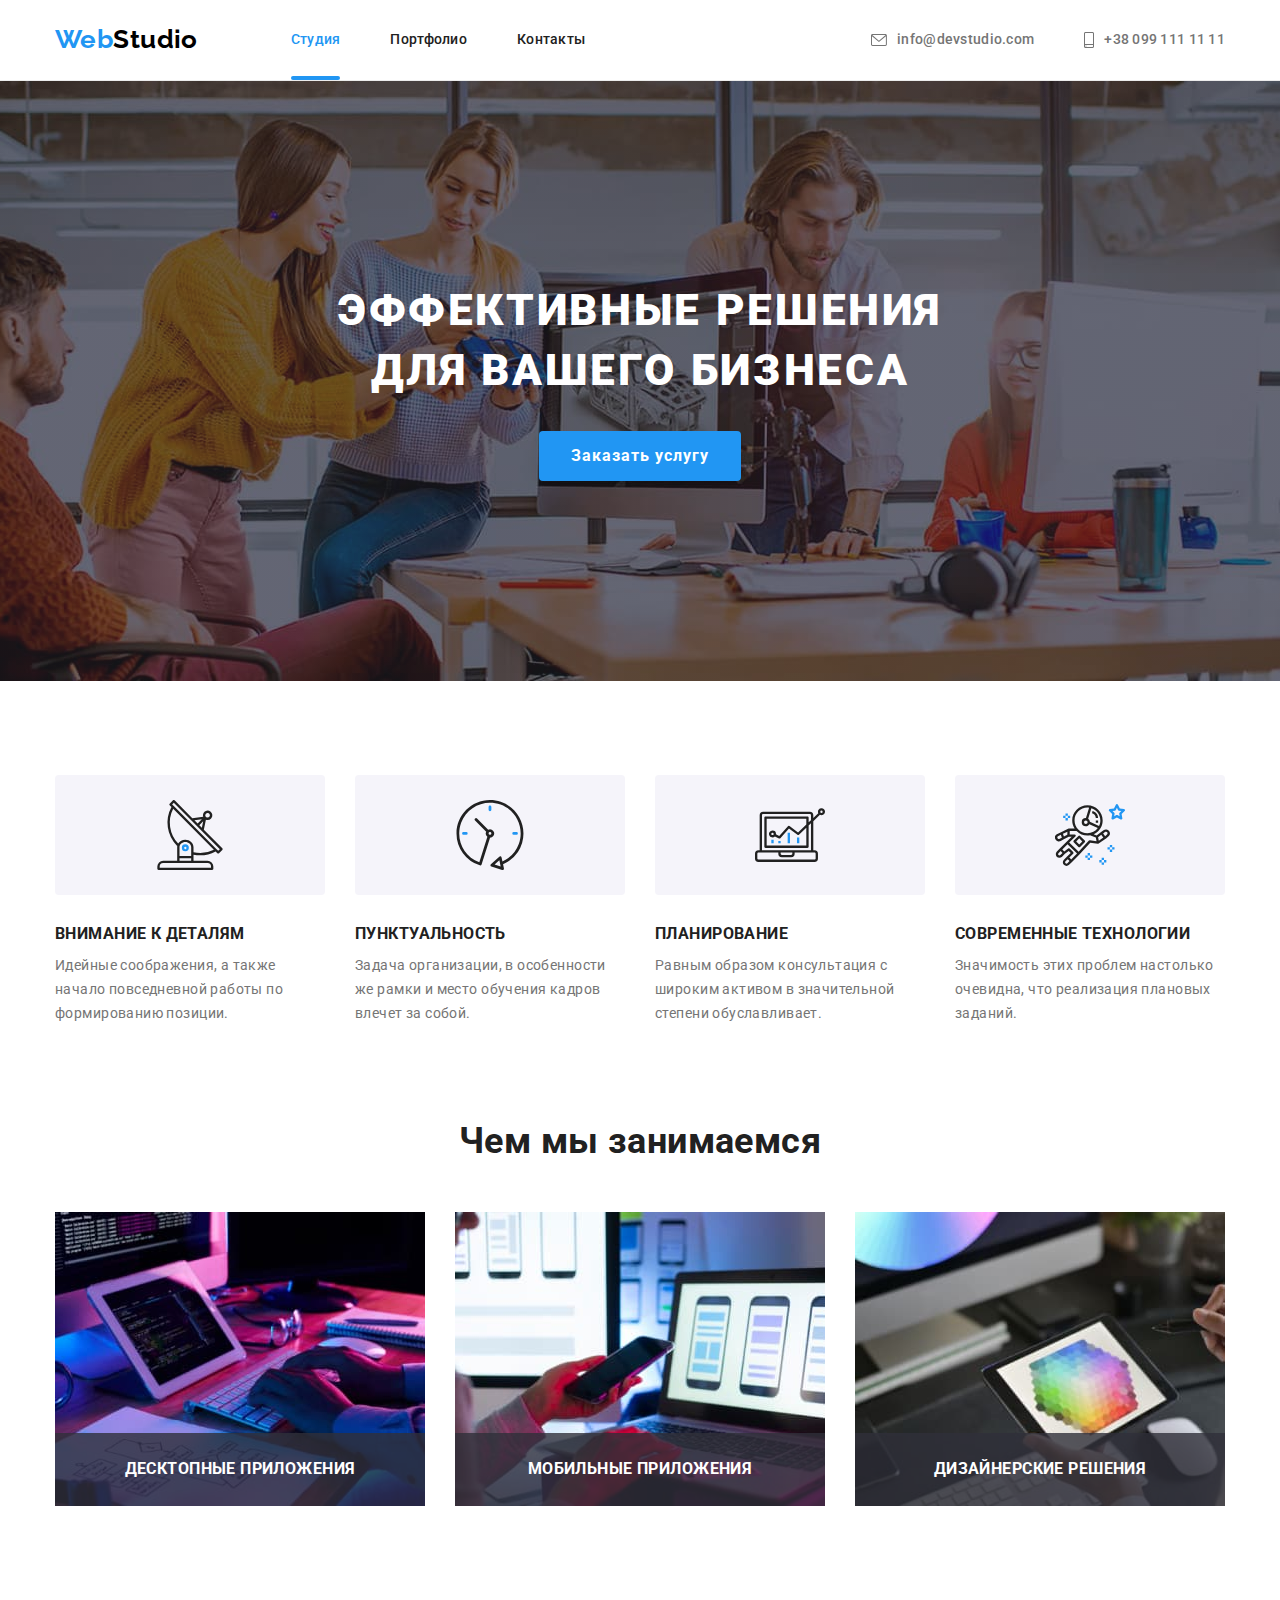
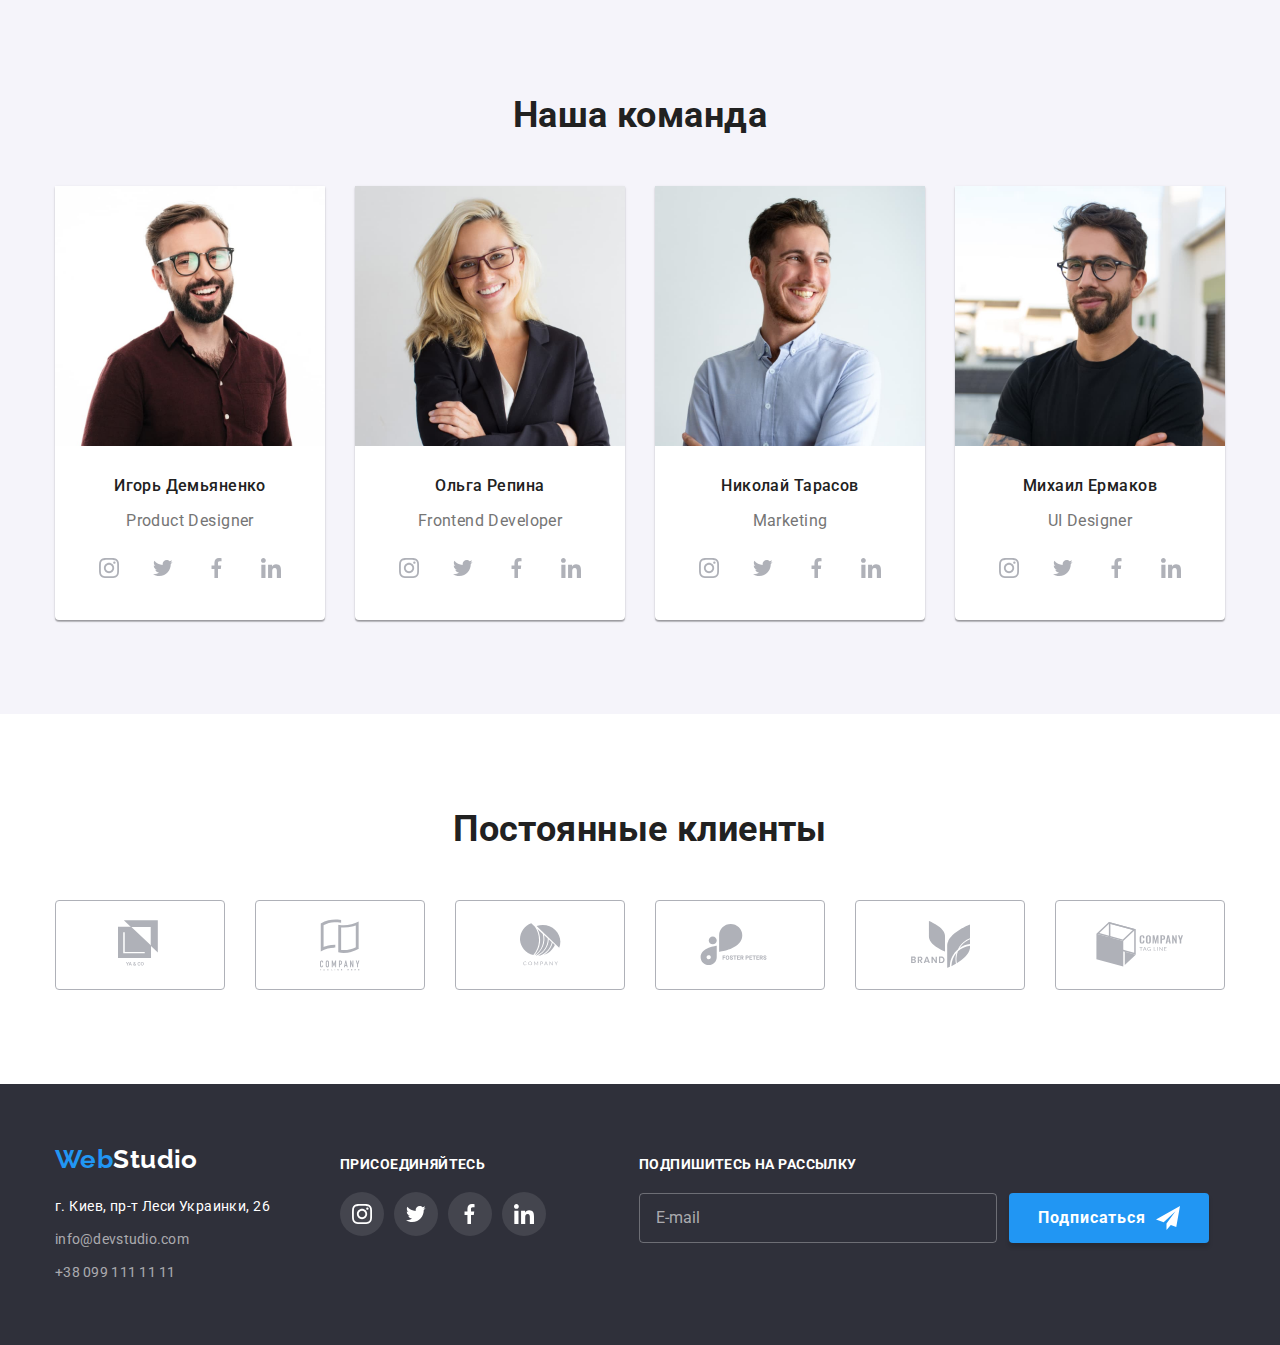
<file: index.html>
<!DOCTYPE html>
<html lang="ru">
  <head>
    <meta charset="UTF-8" />
    <meta name="viewport" content="width=device-width, initial-scale=1.0" />
    <title>Студия</title>
    <link href="https://fonts.googleapis.com/css2?family=Raleway:wght@700&family=Roboto:wght@400;500;700;900&display=swap" rel="stylesheet" />

    <link rel="stylesheet" href="https://cdnjs.cloudflare.com/ajax/libs/modern-normalize/0.7.0/modern-normalize.min.css" />

    <link rel="stylesheet" href="./css/styles.css" />
  </head>

  <body>
    <!--Header-->
    <header class="header">
      <div class="container flexbox">
        <!-- <div class="header flexbox"> -->
        <nav class="site-nav flexbox">
          <a class="logo-primary" href="./index.html"><span class="logo-accent">Web</span>Studio</a>
          <ul class="list flexbox">
            <li class="item">
              <a class="link current" href="">Студия</a>
            </li>

            <li class="item">
              <a class="link" href="./portfolio.html">Портфолио</a>
            </li>
            <li class="item">
              <a class="link" href="">Контакты</a>
            </li>
          </ul>
        </nav>
        <ul class="contacts list flexbox">
          <li class="item">
            <a class="link flexbox" href="mailto:info@devstudio.com">
              <svg class="post-icon" width="16px" height="12px">
                <use href="./images/sprite.svg#icon-envelope"></use>
              </svg>
              info@devstudio.com
            </a>
          </li>
          <li class="item">
            <a class="link flexbox" href="tel:+380991111111">
              <svg class="tel-icon" width="10px" height="16px">
                <use href="./images/sprite.svg#icon-smartphone"></use>
              </svg>
              +38 099 111 11 11
            </a>
          </li>
        </ul>
      </div>
    </header>
    <main>
      <!--hero-->
      <section class="hero overlay">
        <div class="container">
          <h1 class="hero-title">Эффективные решения для вашего бизнеса</h1>
          <button type="button" class="hero-button" data-modal-open>Заказать услугу</button>
        </div>
      </section>
      <!--Особенности-->
      <section class="features">
        <div class="container">
          <h2 class="features-title visually-hidden">Особенности</h2>
          <ul class="list flexbox">
            <li class="item">
              <h3 class="features-subtitle">Внимание к деталям</h3>
              <p>Идейные соображения, а также начало повседневной работы по формированию позиции.</p>
            </li>
            <li class="item">
              <h3 class="features-subtitle">Пунктуальность</h3>
              <p>Задача организации, в особенности же рамки и место обучения кадров влечет за собой.</p>
            </li>
            <li class="item">
              <h3 class="features-subtitle">Планирование</h3>
              <p>Равным образом консультация с широким активом в значительной степени обуславливает.</p>
            </li>
            <li class="item">
              <h3 class="features-subtitle">Современные технологии</h3>
              <p>Значимость этих проблем настолько очевидна, что реализация плановых заданий.</p>
            </li>
          </ul>
        </div>
      </section>
      <!--Чем мы занимаемся-->
      <section class="work">
        <div class="container">
          <h2 class="work-title">Чем мы занимаемся</h2>
          <ul class="list flexbox">
            <li class="item">
              <a href=""
                ><img src="./images/box1.jpg" alt="Разработка" width="370" height="294" />
                <h3 class="work-subtitle">Десктопные приложения</h3></a
              >
            </li>
            <li class="item">
              <a href=""
                ><img src="./images/box2.jpg" alt="Верстка" width="370" height="294" />
                <h3 class="work-subtitle">Мобильные приложения</h3></a
              >
            </li>
            <li class="item">
              <a href=""
                ><img src="./images/box3.jpg" alt="Разработка" width="370" height="294" />
                <h3 class="work-subtitle">Дизайнерские решения</h3></a
              >
            </li>
          </ul>
        </div>
      </section>
      <!--Наша команда-->
      <section class="team">
        <div class="container">
          <!-- first member -->
          <h2 class="team-title">Наша команда</h2>
          <ul class="list flexbox">
            <li class="item">
              <img src="./images/team1.jpg" alt="Игорь Демьяненко" width="270" height="260" />
              <div class="team-text">
                <h3 class="team-subtitle">Игорь Демьяненко</h3>
                <p>Product Designer</p>

                <ul class="socials-list list flexbox">
                  <li class="socials-item">
                    <a class="link flexbox" href="" target="_blank" rel="noopener noreferrer" aria-label="ссылка Instagram">
                      <svg class="socials-icon-team" width="20px" height="20px">
                        <use href="./images/sprite.svg#icon-instagram"></use>
                      </svg>
                    </a>
                  </li>
                  <li class="socials-item">
                    <a class="link flexbox" href="" target="_blank" rel="noopener noreferrer" aria-label="ссылка Twitter">
                      <svg class="socials-icon-team" width="20px" height="20px">
                        <use href="./images/sprite.svg#icon-twitter"></use>
                      </svg>
                    </a>
                  </li>
                  <li class="socials-item">
                    <a class="link flexbox" href="" target="_blank" rel="noopener noreferrer" aria-label="ссылка Facebook">
                      <svg class="socials-icon-team" width="20px" height="20px">
                        <use href="./images/sprite.svg#icon-facebook"></use>
                      </svg>
                    </a>
                  </li>
                  <li class="socials-item">
                    <a class="link flexbox" href="" target="_blank" rel="noopener noreferrer" aria-label="ссылка Linkedin">
                      <svg class="socials-icon-team" width="20px" height="20px">
                        <use href="./images/sprite.svg#icon-linkedin"></use>
                      </svg>
                    </a>
                  </li>
                </ul>
              </div>
            </li>
            <!-- second member -->
            <li class="item">
              <img src="./images/team2.jpg" alt="Ольга Репина" width="270" height="260" />
              <div class="team-text">
                <h3 class="team-subtitle">Ольга Репина</h3>
                <p>Frontend Developer</p>

                <ul class="socials-list list flexbox">
                  <li class="socials-item">
                    <a class="link flexbox" href="" target="_blank" rel="noopener noreferrer" aria-label="ссылка Instagram">
                      <svg class="socials-icon-team" width="20px" height="20px">
                        <use href="./images/sprite.svg#icon-instagram"></use>
                      </svg>
                    </a>
                  </li>
                  <li class="socials-item">
                    <a class="link flexbox" href="" target="_blank" rel="noopener noreferrer" aria-label="ссылка Twitter">
                      <svg class="socials-icon-team" width="20px" height="20px">
                        <use href="./images/sprite.svg#icon-twitter"></use>
                      </svg>
                    </a>
                  </li>
                  <li class="socials-item">
                    <a class="link flexbox" href="" target="_blank" rel="noopener noreferrer" aria-label="ссылка Facebook">
                      <svg class="socials-icon-team" width="20px" height="20px">
                        <use href="./images/sprite.svg#icon-facebook"></use>
                      </svg>
                    </a>
                  </li>
                  <li class="socials-item">
                    <a class="link flexbox" href="" target="_blank" rel="noopener noreferrer" aria-label="ссылка Linkedin">
                      <svg class="socials-icon-team" width="20px" height="20px">
                        <use href="./images/sprite.svg#icon-linkedin"></use>
                      </svg>
                    </a>
                  </li>
                </ul>
              </div>
            </li>

            <!-- third member -->
            <li class="item">
              <img src="./images/team3.jpg" alt="Николай Тарасов" width="270" height="260" />
              <div class="team-text">
                <h3 class="team-subtitle">Николай Тарасов</h3>
                <p>Marketing</p>

                <ul class="socials-list list flexbox">
                  <li class="socials-item">
                    <a class="link flexbox" href="" target="_blank" rel="noopener noreferrer" aria-label="ссылка Instagram">
                      <svg class="socials-icon-team" width="20px" height="20px">
                        <use href="./images/sprite.svg#icon-instagram"></use>
                      </svg>
                    </a>
                  </li>
                  <li class="socials-item">
                    <a class="link flexbox" href="" target="_blank" rel="noopener noreferrer" aria-label="ссылка Twitter">
                      <svg class="socials-icon-team" width="20px" height="20px">
                        <use href="./images/sprite.svg#icon-twitter"></use>
                      </svg>
                    </a>
                  </li>
                  <li class="socials-item">
                    <a class="link flexbox" href="" target="_blank" rel="noopener noreferrer" aria-label="ссылка Facebook">
                      <svg class="socials-icon-team" width="20px" height="20px">
                        <use href="./images/sprite.svg#icon-facebook"></use>
                      </svg>
                    </a>
                  </li>
                  <li class="socials-item">
                    <a class="link flexbox" href="" target="_blank" rel="noopener noreferrer" aria-label="ссылка Linkedin">
                      <svg class="socials-icon-team" width="20px" height="20px">
                        <use href="./images/sprite.svg#icon-linkedin"></use>
                      </svg>
                    </a>
                  </li>
                </ul>
              </div>
            </li>
            <!-- fourth member -->
            <li class="item">
              <img src="./images/team4.jpg" alt="Михаил Ермаков" width="270" height="260" />
              <div class="team-text">
                <h3 class="team-subtitle">Михаил Ермаков</h3>
                <p>UI Designer</p>

                <ul class="socials-list list flexbox">
                  <li class="socials-item">
                    <a class="link flexbox" href="" target="_blank" rel="noopener noreferrer" aria-label="ссылка Instagram">
                      <svg class="socials-icon-team" width="20px" height="20px">
                        <use href="./images/sprite.svg#icon-instagram"></use>
                      </svg>
                    </a>
                  </li>
                  <li class="socials-item">
                    <a class="link flexbox" href="" target="_blank" rel="noopener noreferrer" aria-label="ссылка Twitter">
                      <svg class="socials-icon-team" width="20px" height="20px">
                        <use href="./images/sprite.svg#icon-twitter"></use>
                      </svg>
                    </a>
                  </li>
                  <li class="socials-item">
                    <a class="link flexbox" href="" target="_blank" rel="noopener noreferrer" aria-label="ссылка Facebook">
                      <svg class="socials-icon-team" width="20px" height="20px">
                        <use href="./images/sprite.svg#icon-facebook"></use>
                      </svg>
                    </a>
                  </li>
                  <li class="socials-item">
                    <a class="link flexbox" href="" target="_blank" rel="noopener noreferrer" aria-label="ссылка Linkedin">
                      <svg class="socials-icon-team" width="20px" height="20px">
                        <use href="./images/sprite.svg#icon-linkedin"></use>
                      </svg>
                    </a>
                  </li>
                </ul>
              </div>
            </li>
          </ul>
        </div>
      </section>
      <!-- Клиенты -->
      <section class="clients">
        <div class="container">
          <h2 class="clients-title">Постоянные клиенты</h2>
          <ul class="list flexbox">
            <li class="clients-item">
              <a class="clients-link flexbox" href="">
                <svg class="clients-icon" width="44px" height="49px">
                  <use href="./images/sprite.svg#icon-client-one"></use>
                </svg>
              </a>
            </li>
            <li class="clients-item">
              <a class="clients-link flexbox" href="">
                <svg class="clients-icon" width="40px" height="52px">
                  <use href="./images/sprite.svg#icon-client-two"></use>
                </svg>
              </a>
            </li>
            <li class="clients-item">
              <a class="clients-link flexbox" href="">
                <svg class="clients-icon" width="41px" height="43px">
                  <use href="./images/sprite.svg#icon-client-three"></use>
                </svg>
              </a>
            </li>
            <li class="clients-item">
              <a class="clients-link flexbox" href="">
                <svg class="clients-icon" width="80px" height="42px">
                  <use href="./images/sprite.svg#icon-client-four"></use>
                </svg>
              </a>
            </li>
            <li class="clients-item">
              <a class="clients-link flexbox" href="">
                <svg class="clients-icon" width="59px" height="47px">
                  <use href="./images/sprite.svg#icon-client-five"></use>
                </svg>
              </a>
            </li>
            <li class="clients-item">
              <a class="clients-link flexbox" href="">
                <svg class="clients-icon" width="88px" height="45px">
                  <use href="./images/sprite.svg#icon-client-six"></use>
                </svg>
              </a>
            </li>
          </ul>
        </div>
      </section>
    </main>
    <!--Footer-->

    <footer class="footer">
      <div class="container flexbox">
        <!-- Футер контакты -->
        <div class="footer-nav">
          <a class="logo-secondary" href="./index.html"><span class="logo-accent">Web</span>Studio</a>
          <!--Контакты-->
          <address>
            <span class="post"> г. Киев, пр-т Леси Украинки, 26</span>
            <br />
            <a class="link mail" href="mailto:info@devstudio.com">info@devstudio.com</a>
            <br />
            <a class="link tel" href="tel:+380991111111">+38 099 111 11 11</a>
          </address>
        </div>
        <!-- Футер Присоединяйтесь -->

        <div class="footer-social flexbox">
          <span class="social-text">присоединяйтесь</span>
          <ul class="socials-list list flexbox">
            <li class="socials-item">
              <a class="link flexbox" href="" target="_blank" rel="noopener noreferrer" aria-label="ссылка Instagram">
                <svg class="socials-icon-company" width="20px" height="20px">
                  <use href="./images/sprite.svg#icon-instagram"></use>
                </svg>
              </a>
            </li>
            <li class="socials-item">
              <a class="link flexbox" href="" target="_blank" rel="noopener noreferrer" aria-label="ссылка Twitter">
                <svg class="socials-icon-company" width="20px" height="20px">
                  <use href="./images/sprite.svg#icon-twitter"></use>
                </svg>
              </a>
            </li>
            <li class="socials-item">
              <a class="link flexbox" href="" target="_blank" rel="noopener noreferrer" aria-label="ссылка Facebook">
                <svg class="socials-icon-company" width="20px" height="20px">
                  <use href="./images/sprite.svg#icon-facebook"></use>
                </svg>
              </a>
            </li>
            <li class="socials-item">
              <a class="link flexbox" href="" target="_blank" rel="noopener noreferrer" aria-label="ссылка Linkedin">
                <svg class="socials-icon-company" width="20px" height="20px">
                  <use href="./images/sprite.svg#icon-linkedin"></use>
                </svg>
              </a>
            </li>
          </ul>
        </div>
        <!-- Футер форма подписки -->

        <form class="subscribe-form flexbox">
          <label class="subscribe-label">
            <b class="subscribe-label-title">Подпишитесь на рассылку </b>
            <input class="subscribe-input" type="email" name="user-subscribe-mail" placeholder="E-mail" autocomplete="off" />
          </label>
          <button class="subscribe-button" type="submit">Подписаться</button>
        </form>
      </div>
    </footer>
    <!-- Модалка -->
    <div class="backdrop is-hidden" data-modal>
      <div class="modal">
        <button class="close-button" data-modal-close>
          <svg width="11px" height="11px">
            <use href="./images/sprite.svg#icon-close-button"></use>
          </svg>
        </button>

        <!-- Форма -->
        <form class="form-modal">
          <p class="form-title">Оставьте свои данные, мы вам перезвоним</p>

          <label class="form-field">
            <span class="form-label">Имя</span>

            <input class="form-input" type="text" name="user-name" placeholder=" " autocomplete="off" />
            <svg class="input-icon" width="18px" height="18px">
              <use href="./images/sprite.svg#icon-form-name"></use>
            </svg>
          </label>

          <label class="form-field">
            <span class="form-label">Телефон</span>

            <input class="form-input" type="tel" name="user-tel" placeholder=" " autocomplete="off" />
            <svg class="input-icon" width="18px" height="18px">
              <use href="./images/sprite.svg#icon-form-tel"></use>
            </svg>
          </label>

          <label class="form-field">
            <span class="form-label">Почта</span>

            <input class="form-input" type="email" name="user-mail" placeholder=" " autocomplete="off" />
            <svg class="input-icon" width="18px" height="18px">
              <use href="./images/sprite.svg#icon-form-mail"></use>
            </svg>
          </label>

          <label class="form-field">
            <span class="form-label">Комментарий</span>
            <textarea class="form-comment" name="form-comment" placeholder="Введите текст"></textarea>
          </label>

          <label class="form-agreement">
            <input class="form-agreement-check visually-hidden" type="checkbox" name="form-agreement" />
            <!-- <svg class="icon-check" width="16px" height="15px">
              <use href="./images/sprite.svg#icon-form-check"></use>
            </svg> -->
            <span class="form-agreement-text"
              >Соглашаюсь с рассылкой и принимаю&nbsp;<a class="form-agreement-link" href="">Условия договора</a>
            </span>
          </label>

          <button class="hero-button form-submit">Отправить</button>
        </form>
      </div>
    </div>
    <script src="./js/modal.js"></script>
  </body>
</html>

<!-- is-hidden -->
</file>
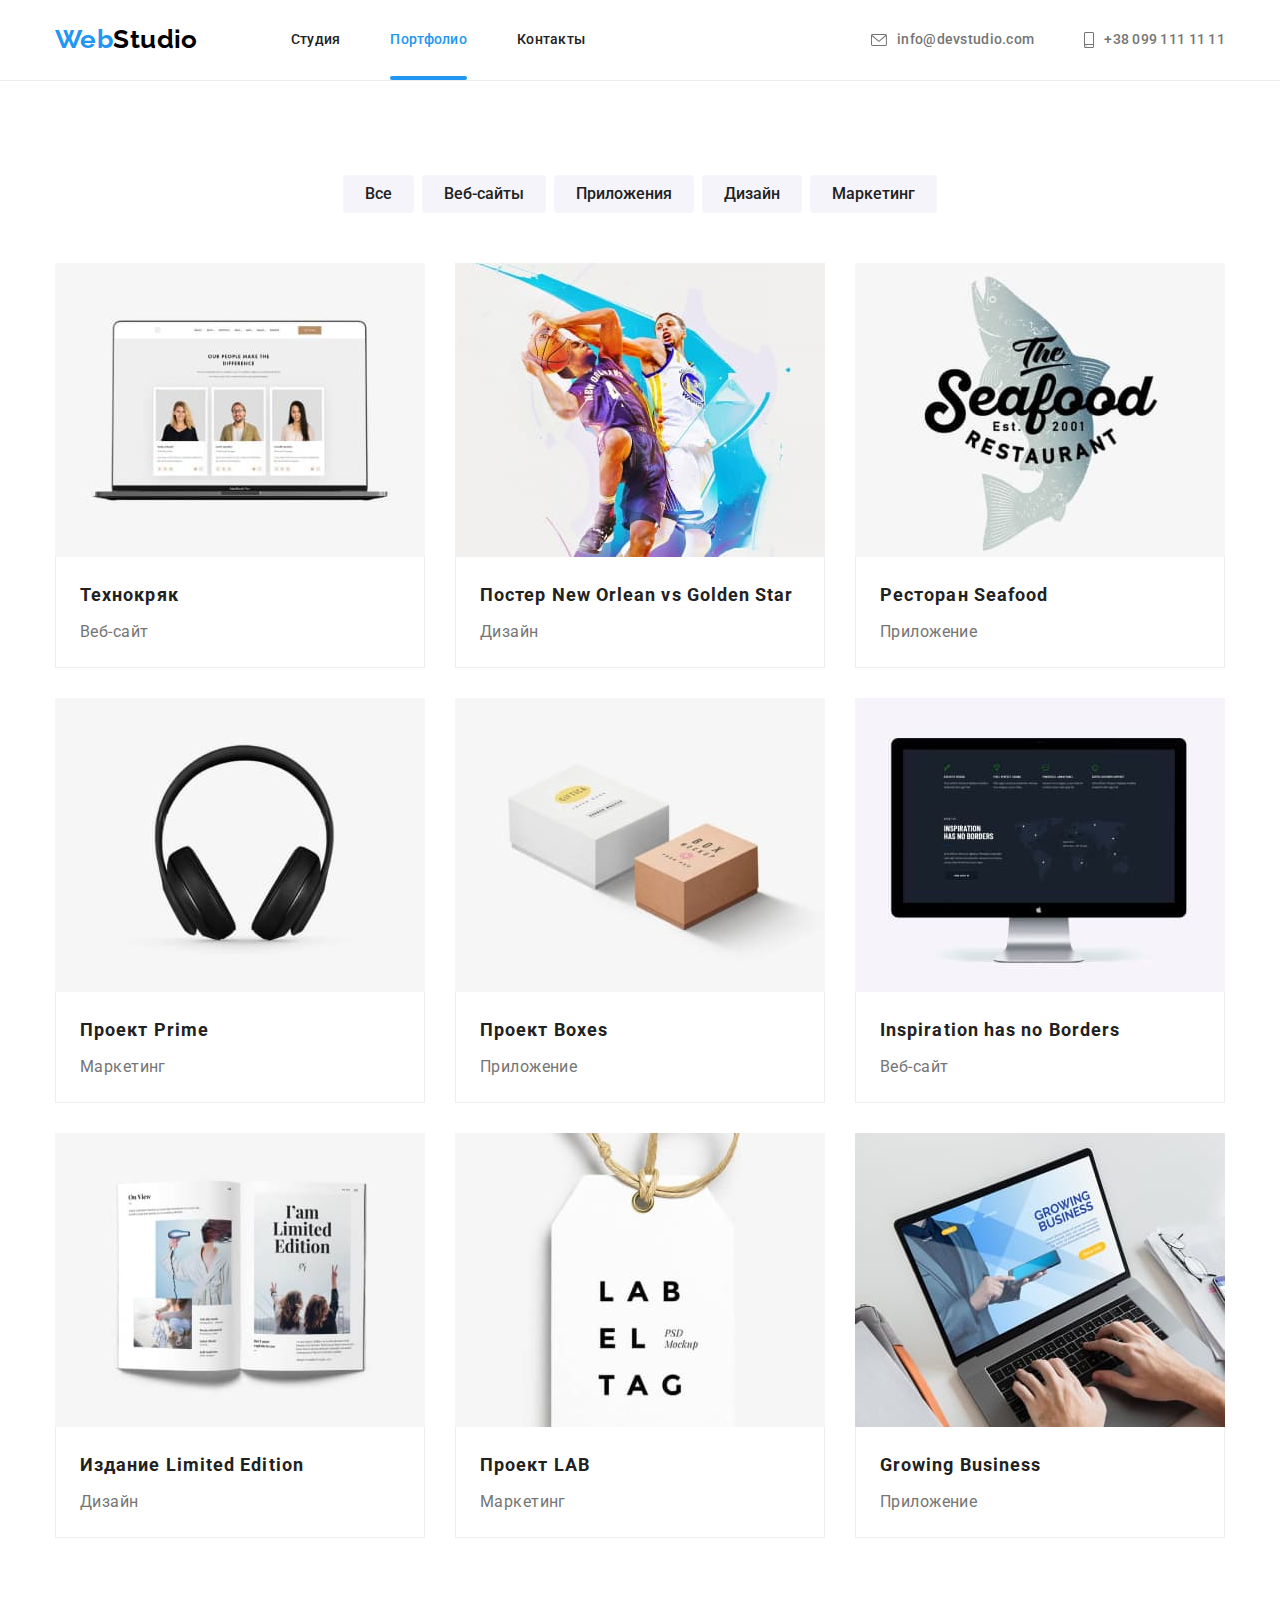
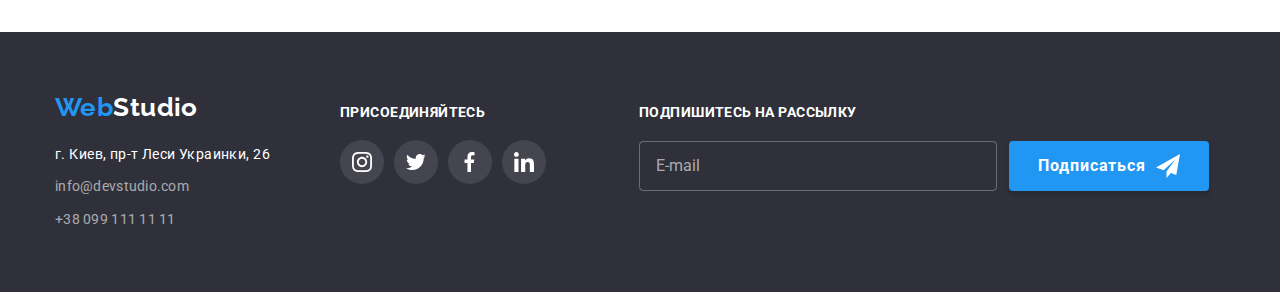
<file: portfolio.html>
<!DOCTYPE html>
<html lang="en">
  <head>
    <meta charset="UTF-8" />
    <meta name="viewport" content="width=device-width, initial-scale=1.0" />
    <title>Портфолио</title>
    <link href="https://fonts.googleapis.com/css2?family=Raleway:wght@700&family=Roboto:wght@400;500;700;900&display=swap" rel="stylesheet" />
    <link rel="stylesheet" href="https://cdnjs.cloudflare.com/ajax/libs/modern-normalize/0.7.0/modern-normalize.min.css" />
    <link rel="stylesheet" href="./css/styles.css" />
  </head>

  <body>
    <!--Header-->

    <header class="header">
      <div class="container flexbox">
        <!-- <div class="header flexbox"> -->
        <nav class="site-nav flexbox">
          <a class="logo-primary" href="./index.html"><span class="logo-accent">Web</span>Studio</a>
          <ul class="list flexbox">
            <li class="item">
              <a class="link" href="./index.html">Студия</a>
            </li>

            <li class="item">
              <a class="link current" href="">Портфолио</a>
            </li>
            <li class="item">
              <a class="link" href="">Контакты</a>
            </li>
          </ul>
        </nav>
        <ul class="contacts list flexbox">
          <li class="item">
            <a class="link flexbox" href="mailto:info@devstudio.com">
              <svg class="post-icon" width="16px" height="12px">
                <use href="./images/sprite.svg#icon-envelope"></use>
              </svg>
              info@devstudio.com
            </a>
          </li>
          <li class="item">
            <a class="link flexbox" href="tel:+380991111111">
              <svg class="tel-icon" width="10px" height="16px">
                <use href="./images/sprite.svg#icon-smartphone"></use>
              </svg>
              +38 099 111 11 11
            </a>
          </li>
        </ul>
      </div>
    </header>
    <!-- Портфолио -->
    <main>
      <section class="portfolio">
        <div class="container">
          <!-- <div class=""> -->
          <h1 class="visually-hidden">Портфолио</h1>
          <!-- Фильтр -->
          <ul class="list filter flexbox">
            <li class="portfolio-filter"><button class="portfolio-filter-item" type="button">Все</button></li>

            <li class="portfolio-filter"><button class="portfolio-filter-item" type="button">Веб-сайты</button></li>

            <li class="portfolio-filter"><button class="portfolio-filter-item" type="button">Приложения</button></li>

            <li class="portfolio-filter"><button class="portfolio-filter-item" type="button">Дизайн</button></li>

            <li class="portfolio-filter"><button class="portfolio-filter-item" type="button">Маркетинг</button></li>
          </ul>

          <!-- </div> -->

          <!-- Результаты фильтра -->
          <!-- <div class="container"> -->
          <ul class="list flexbox">
            <li class="item">
              <a href="">
                <div class="portfolio-thumb">
                  <div class="portfolio-description">
                    <p>
                      Технокряк это современная площадка распространения коронавируса. Компании используют эту платформу для цифрового шпионажа и атак
                      на защищённые сервера конкурентов. Технокряк это современная площадка распространения коронавируса. Компании используют эту
                      платформу для цифрового шпионажа и атак на защищённые сервера конкурентов.
                    </p>
                  </div>

                  <img src="./images/portfolio-1.jpg" alt="Веб сайт Tехнокряк" />
                </div>
                <div class="portfolio-text">
                  <h2>Технокряк</h2>
                  <p class="portfolio-text-item">Веб-сайт</p>
                </div>
              </a>
            </li>

            <li class="item">
              <a href="">
                <div class="portfolio-thumb">
                  <div class="portfolio-description">
                    <p>
                      Технокряк это современная площадка распространения коронавируса. Компании используют эту платформу для цифрового шпионажа и атак
                      на защищённые сервера конкурентов.
                    </p>
                  </div>
                  <img src="./images/portfolio-2.jpg" alt="Постер New Orlean vs Golden Star" />
                </div>
                <div class="portfolio-text">
                  <h2>Постер New Orlean vs Golden Star</h2>
                  <p class="portfolio-text-item">Дизайн</p>
                </div>
              </a>
            </li>

            <li class="item">
              <a href="">
                <div class="portfolio-thumb">
                  <div class="portfolio-description">
                    <p>
                      Технокряк это современная площадка распространения коронавируса. Компании используют эту платформу для цифрового шпионажа и атак
                      на защищённые сервера конкурентов.
                    </p>
                  </div>
                  <img src="./images/portfolio-3.jpg" alt="Ресторан Seafood" />
                </div>
                <div class="portfolio-text">
                  <h2>Ресторан Seafood</h2>
                  <p class="portfolio-text-item">Приложение</p>
                </div>
              </a>
            </li>

            <li class="item">
              <a href="">
                <div class="portfolio-thumb">
                  <div class="portfolio-description">
                    <p>
                      Технокряк это современная площадка распространения коронавируса. Компании используют эту платформу для цифрового шпионажа и атак
                      на защищённые сервера конкурентов.
                    </p>
                  </div>
                  <img src="./images/portfolio-4.jpg" alt="Проект Prime" />
                </div>
                <div class="portfolio-text">
                  <h2>Проект Prime</h2>
                  <p class="portfolio-text-item">Маркетинг</p>
                </div>
              </a>
            </li>

            <li class="item">
              <a href="">
                <div class="portfolio-thumb">
                  <div class="portfolio-description">
                    <p>
                      Технокряк это современная площадка распространения коронавируса. Компании используют эту платформу для цифрового шпионажа и атак
                      на защищённые сервера конкурентов.
                    </p>
                  </div>
                  <img src="./images/portfolio-5.jpg" alt="Проект Boxes" />
                </div>
                <div class="portfolio-text">
                  <h2>Проект Boxes</h2>
                  <p class="portfolio-text-item">Приложение</p>
                </div>
              </a>
            </li>

            <li class="item">
              <a href="">
                <div class="portfolio-thumb">
                  <div class="portfolio-description">
                    <p>
                      Технокряк это современная площадка распространения коронавируса. Компании используют эту платформу для цифрового шпионажа и атак
                      на защищённые сервера конкурентов.
                    </p>
                  </div>
                  <img src="./images/portfolio-6.jpg" alt="Inspiration has no Borders" />
                </div>
                <div class="portfolio-text">
                  <h2>Inspiration has no Borders</h2>
                  <p class="portfolio-text-item">Веб-сайт</p>
                </div>
              </a>
            </li>

            <li class="item">
              <a href="">
                <div class="portfolio-thumb">
                  <div class="portfolio-description">
                    <p>
                      Технокряк это современная площадка распространения коронавируса. Компании используют эту платформу для цифрового шпионажа и атак
                      на защищённые сервера конкурентов.
                    </p>
                  </div>
                  <img src="./images/portfolio-7.jpg" alt="Издание Limited Edition" />
                </div>
                <div class="portfolio-text">
                  <h2>Издание Limited Edition</h2>
                  <p class="portfolio-text-item">Дизайн</p>
                </div>
              </a>
            </li>

            <li class="item">
              <a href="">
                <div class="portfolio-thumb">
                  <div class="portfolio-description">
                    <p>
                      Технокряк это современная площадка распространения коронавируса. Компании используют эту платформу для цифрового шпионажа и атак
                      на защищённые сервера конкурентов.
                    </p>
                  </div>
                  <img src="./images/portfolio-8.jpg" alt="Проект LAB" />
                </div>
                <div class="portfolio-text">
                  <h2>Проект LAB</h2>
                  <p class="portfolio-text-item">Маркетинг</p>
                </div>
              </a>
            </li>

            <li class="item">
              <a href="">
                <div class="portfolio-thumb">
                  <div class="portfolio-description">
                    <p>
                      Технокряк это современная площадка распространения коронавируса. Компании используют эту платформу для цифрового шпионажа и атак
                      на защищённые сервера конкурентов.
                    </p>
                  </div>
                  <img src="./images/portfolio-9.jpg" alt="Growing Business" />
                </div>
                <div class="portfolio-text">
                  <h2>Growing Business</h2>
                  <p class="portfolio-text-item">Приложение</p>
                </div>
              </a>
            </li>
          </ul>
        </div>
      </section>
    </main>
    <!--Footer-->
    <footer class="footer">
      <div class="container flexbox">
        <!-- Футер контакты -->
        <div class="footer-nav">
          <a class="logo-secondary" href="./index.html"><span class="logo-accent">Web</span>Studio</a>
          <!--Контакты-->
          <address>
            <span class="post"> г. Киев, пр-т Леси Украинки, 26</span>
            <br />
            <a class="link mail" href="mailto:info@devstudio.com">info@devstudio.com</a>
            <br />
            <a class="link tel" href="tel:+380991111111">+38 099 111 11 11</a>
          </address>
        </div>
        <!-- Футер Присоединяйтесь -->

        <div class="footer-social flexbox">
          <span class="social-text">присоединяйтесь</span>
          <ul class="socials-list list flexbox">
            <li class="socials-item">
              <a class="link flexbox" href="" target="_blank" rel="noopener noreferrer" aria-label="ссылка Instagram">
                <svg class="socials-icon-company" width="20px" height="20px">
                  <use href="./images/sprite.svg#icon-instagram"></use>
                </svg>
              </a>
            </li>
            <li class="socials-item">
              <a class="link flexbox" href="" target="_blank" rel="noopener noreferrer" aria-label="ссылка Twitter">
                <svg class="socials-icon-company" width="20px" height="20px">
                  <use href="./images/sprite.svg#icon-twitter"></use>
                </svg>
              </a>
            </li>
            <li class="socials-item">
              <a class="link flexbox" href="" target="_blank" rel="noopener noreferrer" aria-label="ссылка Facebook">
                <svg class="socials-icon-company" width="20px" height="20px">
                  <use href="./images/sprite.svg#icon-facebook"></use>
                </svg>
              </a>
            </li>
            <li class="socials-item">
              <a class="link flexbox" href="" target="_blank" rel="noopener noreferrer" aria-label="ссылка Linkedin">
                <svg class="socials-icon-company" width="20px" height="20px">
                  <use href="./images/sprite.svg#icon-linkedin"></use>
                </svg>
              </a>
            </li>
          </ul>
        </div>
        <!-- Футер форма подписки -->

        <form class="subscribe-form flexbox">
          <label class="subscribe-label">
            <b class="subscribe-label-title">Подпишитесь на рассылку </b>
            <input class="subscribe-input" type="email" name="user-subscribe-mail" placeholder="E-mail" autocomplete="off" />
          </label>
          <button class="subscribe-button" type="submit">Подписаться</button>
        </form>
      </div>
    </footer>
  </body>
</html>
</file>
<file: css/styles.css>
/*  */
:root {
  --accent-color: #2196f3;
  --logo: #000000;
  --title-text-color: #212121;
  --text-color: #757575;
  --contrast-white-color: #ffffff;
  --contrast-text-color: rgba(255, 255, 255, 0.6);
  --button-bg: #f5f4fa;
  --bg-color-dark: #2f303a;
  --bg-color-light: #f5f4fa;
  --border-cards: #eeeeee;
  --header-border: #ececec;
  --border-clients: #afb1b8;
  --bg-color-icon: rgba(255, 255, 255, 0.1);
  --transition-duration: 250ms;
  --transition-timing-function: cubic-bezier(0.4, 0, 0.2, 1);
  /* Sprite */
}
body {
  font-family: Roboto, sans-serif;
  font-weight: 400;
  font-size: 14px;
  letter-spacing: 0.03em;
}
a {
  text-decoration: none;
}
img {
  display: block;
  margin: 0;
}
h1,
h2,
h3 {
  margin: 0;
}
/* Utilites */
.container {
  width: 1200px;
  padding: 0 15px;
  margin: 0 auto;
}
.flexbox {
  display: flex;
}
.list {
  list-style-type: none;
  padding-inline-start: 0;
  margin: 0;
}
.visually-hidden {
  position: absolute;
  width: 1px;
  height: 1px;
  margin: -1px;
  border: 0;
  padding: 0;
  clip: rect(0 0 0 0);
  overflow: hidden;
}
/* header links */
.link {
  /* не надо было задавать) */
  font-weight: 500;

  line-height: 1.14;
  letter-spacing: 0.02em;
}

/* header */
/* logo */
.logo-primary {
  display: inline-block;
  padding: 24px 0 25px 0;
  margin-right: 93px;
  /* outline: 2px solid tomato; */

  font-family: Raleway, sans-serif;
  font-weight: 700;
  font-size: 26px;
  line-height: 1.19;
  color: var(--logo);
}
.logo-accent {
  color: var(--accent-color);
}
.header {
  border-bottom: 1px solid var(--header-border);
}
.header .container {
  justify-content: flex-start;
  align-items: center;
}
.site-nav .list {
  align-items: center;
}
.site-nav .link {
  display: inline-block;
  padding: 32px 0;
  color: var(--title-text-color);
  transition: color var(--transition-duration) var(--transition-timing-function);
}
.contacts {
  margin-left: auto;
  align-items: center;
}

.contacts .link {
  color: var(--text-color);
  align-items: center;
  transition: color var(--transition-duration) var(--transition-timing-function);
}
.post-icon,
.tel-icon {
  fill: var(--text-color);

  display: inline-block;
  margin-right: 10px;
  transition: fill var(--transition-duration) var(--transition-timing-function);
}

.site-nav .item:not(:last-child),
.contacts .item:not(:last-child) {
  margin-right: 50px;
}

.site-nav .link:hover,
.site-nav .link:focus,
.link.current,
.contacts .link:hover,
.contacts .link:focus,
.footer .link:hover,
.footer .link:focus {
  color: var(--accent-color);
}
/* Полосочка */
.link.current {
  position: relative;
}

.link.current::after {
  position: absolute;
  bottom: 0;
  left: 0;

  content: "";
  background-color: var(--accent-color);
  width: 100%;
  height: 4px;
  border-radius: 2px;
}

.contacts .link:hover .post-icon,
.contacts .link:focus .post-icon {
  fill: var(--accent-color);
}

.contacts .link:hover .tel-icon,
.contacts .link:focus .tel-icon {
  fill: var(--accent-color);
}

/* hero */
.hero {
  padding-top: 200px;
}
.overlay {
  min-height: 600px;
  max-width: 1600px;
  margin: 0 auto;

  background-color: var(--bg-color-dark);

  background-image: linear-gradient(rgba(47, 48, 58, 0.4), rgba(47, 48, 58, 0.4)), url(../images/hero-banner.jpg);
  background-repeat: no-repeat;
  background-size: cover;
  background-position: center;
}

.hero .container {
  max-width: 700px;
  /* flex-wrap: wrap;
  justify-content: center;
  align-items: center; */
  text-align: center;
}
.hero-title {
  margin-bottom: 30px;
  text-align: center;

  font-weight: 900;
  font-size: 44px;
  line-height: 1.36;
  letter-spacing: 0.06em;
  text-transform: uppercase;

  color: var(--contrast-white-color);
}
.hero-button {
  display: inline-block;
  min-width: 200px;
  padding: 10px 32px;
  border: 0;

  border-radius: 4px;
  box-shadow: 0px 4px 4px rgba(0, 0, 0, 0.15);

  font-weight: 700;
  font-size: 16px;
  line-height: 1.87;
  letter-spacing: 0.06em;

  color: var(--contrast-white-color);

  background-color: var(--accent-color);
}

.hero-button:hover,
.hero-button:focus,
.hero-button:active {
  cursor: pointer;
  /* border: 0; */
  outline-color: var(--accent-color);
}
/* Особенности */
.features,
.clients {
  padding: 94px 0;
}

.features .list .item:not(:last-child) {
  margin-right: 30px;
}

.features .list .item {
  /* width: 270px; */
  flex-basis: calc((100% - 3 * 30px) / 4);
  /* width: calc((100% - 3*30px)/4; */
  text-align: left;
}
.features .item::before {
  content: "";
  display: block;
  height: 120px;
  margin-bottom: 30px;

  border-radius: 4px;
  background-color: var(--bg-color-light);
  background-repeat: no-repeat;
  background-position: center;
}
.features .item:nth-child(1)::before {
  background-image: url(../images/feature-antenna.svg);
}

.features .item:nth-child(2)::before {
  background-image: url(../images/feature-clock.svg);
}

.features .item:nth-child(3)::before {
  background-image: url(../images/feature-diagram.svg);
}

.features .item:nth-child(4)::before {
  background-image: url(../images/feature-astronaut.svg);
}

.features-subtitle,
.work-subtitle {
  margin-bottom: 10px;

  font-weight: 700;
  line-height: 1.15;
  text-transform: uppercase;

  color: var(--title-text-color);
}
.work-subtitle {
  color: var(--contrast-white-color);
}
.features p {
  margin: 0;

  line-height: 1.71;

  color: var(--text-color);
}
/* Чем мы занимаемся */
.work {
  padding-bottom: 94px;
}
.work .list .item:not(:last-child) {
  margin-right: 30px;
}
.work .list .item {
  position: relative;
  flex-basis: calc((100% - 2 * 30px) / 3);
}
.work-subtitle {
  position: absolute;
  width: 100%;
  left: 0;
  bottom: 0;

  padding: 27px 0;
  margin: 0;

  text-align: center;
  /* ;
  transform: translate(-50%, 0); */
  color: var(--contrast-white-color);
  background-color: rgba(47, 48, 58, 0.8);
}

.work-title,
.team-title,
.clients-title {
  margin-bottom: 50px;
  text-align: center;

  font-weight: 700;
  font-size: 36px;
  line-height: 1.17;

  color: var(--title-text-color);
}
/* Наша команда */
.team {
  padding: 94px 0;
  background-color: var(--bg-color-light);
}
.team .list {
  flex-wrap: wrap;
}
.team .list .item {
  flex-basis: calc((100% - 4 * 30px) / 4);
  margin: 0 30px 20px 0;
  /* padding-bottom: 30px; */

  box-shadow: 0px 1px 3px rgba(0, 0, 0, 0.12), 0px 1px 1px rgba(0, 0, 0, 0.14), 0px 2px 1px rgba(0, 0, 0, 0.2);
  border-radius: 0 0 4px 4px;

  background-color: var(--contrast-white-color);
}
.team .list .item:nth-child(4n) {
  margin-right: 0;
}
.team .list .item:nth-last-child(-n + 4) {
  margin-bottom: 0;
}

.team-text {
  padding: 30px 0;
}
.team-subtitle {
  margin-bottom: 10px;

  text-align: center;

  font-weight: 500;
  font-size: 16px;
  line-height: 1.19;

  color: var(--title-text-color);
}
.team p {
  margin-bottom: 16px;

  text-align: center;

  font-size: 16px;
  line-height: 1.19;
  color: var(--text-color);
}

/* Иконки соц сетей */

.team .socials-list {
  justify-content: center;
}

.socials-item:not(:last-child) {
  margin-right: 10px;
}
.socials-item .link {
  justify-content: center;
  align-items: center;

  width: 44px;
  height: 44px;
  border-radius: 50%;
  transition: background-color var(--transition-duration) var(--transition-timing-function);
}
.socials-icon-team {
  fill: var(--border-clients);
  transition: fill var(--transition-duration) var(--transition-timing-function);
}
.socials-icon-company {
  fill: var(--contrast-white-color);
}
.socials-item .link:hover,
.socials-item .link:focus,
.footer .socials-item .link:hover,
.footer .socials-item .link:focus {
  background-color: var(--accent-color);
}

.socials-item .link:hover .socials-icon-team,
.socials-item .link:focus .socials-icon-team {
  fill: var(--contrast-white-color);
}

.footer .socials-item .link {
  background-color: var(--bg-color-icon);
  transition: background-color var(--transition-duration) var(--transition-timing-function);
}
.footer-social {
  flex-direction: column;

  margin: 12px 93px 0 0;
}
/* Клиенты */
.clients .list {
  flex-wrap: wrap;
}
.clients-item {
  width: 170px;
  height: 90px;
  margin-right: 30px;
  margin-bottom: 20px;
}

.clients-item:nth-child(6n) {
  margin-right: 0;
}
.clients-item:nth-last-child(-n + 6) {
  margin-bottom: 0;
}
.clients-link {
  justify-content: center;
  align-items: center;

  border: 1px solid var(--border-clients);
  border-radius: 4px;

  width: 170px;
  height: 90px;
  transition: border var(--transition-duration) var(--transition-timing-function);
}

.clients-icon {
  fill: var(--border-clients);
  transition: fill var(--transition-duration) var(--transition-timing-function);
}
.clients-link:hover,
.clients-link:focus {
  border: 1px solid var(--accent-color);
}
.clients-link:hover .clients-icon,
.clients-link:focus .clients-icon {
  fill: var(--accent-color);
}

/* Футер */
.footer {
  /* фон для видимости  текста заголовка */
  background-color: var(--bg-color-dark);
}
.footer .container {
  padding: 60px 15px;
  align-items: flex-start;
}
.logo-secondary {
  display: inline-block;

  margin-bottom: 20px;

  font-family: Raleway, sans-serif;
  font-weight: 700;
  font-size: 26px;
  line-height: 1.19;

  color: var(--contrast-white-color);
}
.post {
  display: inline-block;
  margin-bottom: 9px;

  font-style: normal;
  line-height: 1.71;

  color: var(--contrast-white-color);
}
.link.mail {
  display: inline-block;
  margin-bottom: 9px;
}

.footer .link {
  font-style: normal;
  font-weight: 400;
  line-height: 1.71;

  color: var(--contrast-text-color);

  transition: color var(--transition-duration) var(--transition-timing-function);
}

.footer .link:not(:last-child) {
  margin-bottom: 9px;
}

.footer-nav {
  /* width: 250px; */
  margin-right: 70px;
}

.social-text {
  margin-bottom: 20px;

  font-weight: 700;
  line-height: 16px;
  letter-spacing: 0.03em;
  text-transform: uppercase;

  color: var(--contrast-white-color);
}
.subscribe-form {
  margin: 12px 0 0 0;
  align-items: flex-end;

  justify-content: center;
}

.subscribe-label {
  display: inline-block;
  margin: 0 12px 0 0;
  width: 358px;
}
.subscribe-label-title {
  display: inline-block;
  margin: 0 0 20px 0;
  /* font-weight: 700; */
  line-height: 1.14;
  text-transform: uppercase;
  color: var(--contrast-white-color);
}

.subscribe-input {
  padding: 15px 16px;
  width: 100%;

  border: 1px solid rgba(255, 255, 255, 0.3);
  border-radius: 4px;
  background-color: transparent;

  font-size: 16px;
  color: var(--contrast-white-color);
}
.subscribe-input::placeholder {
  font-size: 16px;
  line-height: 1.25;
  color: var(--contrast-text-color);
}
.subscribe-input:not(:placeholder-shown) {
  border: 1px solid rgba(255, 255, 255, 0.3);
  outline: transparent;
}
.subscribe-form:focus-within .subscribe-input {
  border-color: var(--contrast-white-color);
  outline: var(--accent-color);
}

.subscribe-button {
  display: flex;
  align-items: center;
  justify-content: center;

  min-width: 200px;
  min-height: 50px;
  padding: 13px 0px;
  margin: 0;

  background: var(--accent-color);
  box-shadow: 0px 4px 4px rgba(0, 0, 0, 0.15);
  border-radius: 4px;
  border: none;
  outline: transparent;

  font-weight: 700;
  font-size: 16px;
  text-align: center;
  letter-spacing: 0.06em;
  color: var(--contrast-white-color);

  cursor: pointer;
}
.subscribe-button::after {
  display: inline-block;
  content: "";
  width: 24px;
  height: 24px;
  /* background-color: #fff; */
  margin-left: 10px;
  background-image: url(../images/icon-send.svg);
  background-position: center;
}
/* 
/* Модалка */

.backdrop {
  position: fixed;
  top: 0;
  right: 0;
  left: 0;
  bottom: 0;
  /* width: 100%;
  height: 100%; */
  background-color: rgba(0, 0, 0, 0.2);
  /* opacity: 1; */
  transition: opacity var(--transition-duration) var(--transition-timing-function);
}
.backdrop.is-hidden {
  opacity: 0;
  pointer-events: none;
}

.modal {
  position: absolute;
  top: 50%;
  left: 50%;
  transform: translate(-50%, -50%);

  width: 528px;
  height: 581px;
  padding: 40px;

  background-color: var(--contrast-white-color);
  border: 1px solid rgba(0, 0, 0, 0.1);
  border-radius: 4px;
  box-shadow: 0px 1px 3px rgba(0, 0, 0, 0.12), 0px 1px 1px rgba(0, 0, 0, 0.14), 0px 2px 1px rgba(0, 0, 0, 0.2);
}
.close-button {
  position: absolute;
  top: 8px;
  right: 8px;

  margin: 0;
  padding: 9px;
  line-height: 0;

  border: 1px solid rgba(0, 0, 0, 0.1);
  border-radius: 50%;
  background-color: var(--contrast-white-color);
  cursor: pointer;
  transition: fill var(--transition-duration) var(--transition-timing-function);
}
.close-button:hover,
.close-button:active,
.close-button:focus {
  outline-color: var(--accent-color);
  fill: var(--accent-color);
}

/* Форма Заказа Услуги */

.form-title {
  margin: 0;
  margin-bottom: 12px;
  font-weight: 700;
  font-size: 20px;
  line-height: 1.15;
  text-align: center;
}

.form-field {
  display: block;
  margin: 0 0 10px 0;

  position: relative;
}

.form-label {
  display: block;
  margin-bottom: 4px;

  top: 20px;

  font-size: 12px;
  line-height: 1.17;
  letter-spacing: 0.01em;
  color: var(--text-color);
}

.form-input {
  width: 100%;
  padding: 11px 12px 11px 42px;

  border: 1px solid rgba(33, 33, 33, 0.2);

  border-radius: 4px;
  transition: fill var(--transition-duration) var(--transition-timing-function);
}

.input-icon {
  position: absolute;
  left: 12px;
  bottom: 11px;
  /* transform: translateY(50%); */
  fill: var(--title-text-color);
  transition: border var(--transition-duration) var(--transition-timing-function);
}

.form-field:focus-within > .input-icon {
  fill: var(--accent-color);
}
.form-field:focus-within > .form-input {
  border: 1px solid var(--accent-color);
  outline: transparent;
}

.form-input:not(:placeholder-shown) {
  border: 1px solid rgba(33, 33, 33, 0.2);
}
.form-input:invalid {
  border-color: red;
}

.form-comment {
  display: inline-block;
  margin: 0 0 20px 0;
  padding: 12px 16px;
  width: 100%;
  height: 120px;
  resize: none;

  border: 1px solid rgba(33, 33, 33, 0.2);
  border-radius: 4px;

  font-size: 14px;
}

.form-comment::placeholder {
  font-size: 14px;
  line-height: 16px;
  letter-spacing: 0.01em;

  color: rgba(117, 117, 117, 0.5);
}
.form-comment:focus {
  border: 1px solid var(--accent-color);
  outline: transparent;
}
.form-agreement {
  position: relative;
  display: flex;
  justify-content: center;
  align-items: center;
}
.form-agreement-text::before {
  display: inline-block;
  content: "";
  width: 16px;
  height: 15px;
  border: 2px solid var(--title-text-color);
  border-radius: 4px;
  margin-right: 7px;
  transition: background-color var(--transition-duration) var(--transition-timing-function),
    border var(--transition-duration) var(--transition-timing-function);
}

.form-agreement-check:checked + .form-agreement-text::before {
  background-color: var(--accent-color);
  border: none;
  border-radius: 4px;
  background-image: url(../images/form-check.svg);
  background-size: contain;
  background-origin: border-box;
}

.form-agreement-check:focus + .form-agreement-text::before,
.form-agreement-check:hover + .form-agreement-text::before {
  border: 2px solid var(--accent-color);
  border-radius: 4px;
}

.form-agreement-check:checked:focus + .form-agreement-text::before,
.form-agreement-check:checked:hover + .form-agreement-text::before {
  outline: 1px solid tomato;
  border: none;
}
.form-agreement-check:disabled + .form-agreement-text::before {
  background-color: transparent;
  border: 2px solid var(--text-color);
  border-radius: 4px;
}
.form-agreement-check:disabled:checked + .form-agreement-text::before {
  background-image: url(../images/form-check-disabled.svg);
  background-color: transparent;
  border: 2px solid var(--text-color);
  border-radius: 4px;
}
.form-agreement-link:focus {
  outline: 1px solid tomato;
}

.form-agreement-text {
  display: flex;
  line-height: 1.71;
  color: var(--text-color);
  /* text-align: center; */
  justify-content: center;
  align-items: center;
}
.form-agreement-link {
  color: var(--accent-color);
  text-decoration: underline;
}
.form-submit {
  position: absolute;
  left: 50%;
  transform: translateX(-50%);

  margin-top: 30px;
}

/* Страница Портфолио */
.portfolio {
  padding: 94px 0;
}
/* Фильтр */
.filter {
  justify-content: center;
  margin-bottom: 50px;
}

.portfolio-filter:not(:last-child) {
  margin-right: 8px;
}
.portfolio-filter-item {
  display: block;
  padding: 6px 22px;
  border: 0;

  font-weight: 500;
  font-size: 16px;
  line-height: 1.62;

  color: var(--title-text-color);

  background-color: var(--bg-color-light);
  border-radius: 4px;

  transition: color var(--transition-duration) var(--transition-timing-function),
    background-color var(--transition-duration) var(--transition-timing-function),
    box-shadow var(--transition-duration) var(--transition-timing-function);
}

.portfolio-filter-item:hover,
.portfolio-filter-item:focus,
.portfolio-filteritem:active {
  color: var(--contrast-white-color);
  background-color: var(--accent-color);
  box-shadow: 0px 3px 1px rgba(0, 0, 0, 0.1), 0px 1px 2px rgba(0, 0, 0, 0.08), 0px 2px 2px rgba(0, 0, 0, 0.12);
  /* border: 0px; */
  outline-color: var(--accent-color);
  cursor: pointer;
}
/* .portfolio-filter-item:hover {
  cursor: pointer;
} */
/* Результаты фильтра */
.portfolio .list {
  flex-wrap: wrap;
  box-sizing: border-box;
}

.portfolio .list .item {
  flex-basis: calc((100% - 2 * 30px) / 3);
  margin: 0 30px 30px 0;
}
.portfolio .list .item:nth-child(3n) {
  margin-right: 0;
}

.portfolio .list .item:nth-last-child(-n + 3) {
  margin-bottom: 0;
}

.portfolio .list .item:hover {
  box-shadow: 0px 1px 1px rgba(0, 0, 0, 0.12), 0px 4px 4px rgba(0, 0, 0, 0.06), 1px 4px 6px rgba(0, 0, 0, 0.16);
}

.portfolio-text {
  border: 1px solid var(--border-cards);
  padding: 20px 24px;

  text-align: left;
  border-top: 0;
}

.portfolio h2 {
  margin-bottom: 4px;

  font-weight: 700;
  font-size: 18px;
  line-height: 2;
  letter-spacing: 0.06em;

  color: var(--title-text-color);
}
.portfolio-text-item {
  margin: 0;

  font-size: 16px;
  line-height: 1.87;

  color: var(--text-color);
}

.portfolio-thumb {
  position: relative;
  overflow: hidden;
}

.portfolio-description {
  position: absolute;
  bottom: 0;
  left: 0;
  width: 100%;
  padding: 63px 24px;

  background-color: var(--accent-color);

  /* opacity: 0; */
  transform: translateY(100%);
  transition: transform var(--transition-duration) var(--transition-timing-function);
}

.portfolio-description p {
  height: 170px;
  margin: 0;
  font-style: normal;

  font-size: 18px;
  line-height: 1.56;

  color: var(--contrast-white-color);
  overflow: hidden;
}

.portfolio .list .item:hover .portfolio-description {
  /* opacity: 1; */
  transform: translateY(0);
}
</file>
